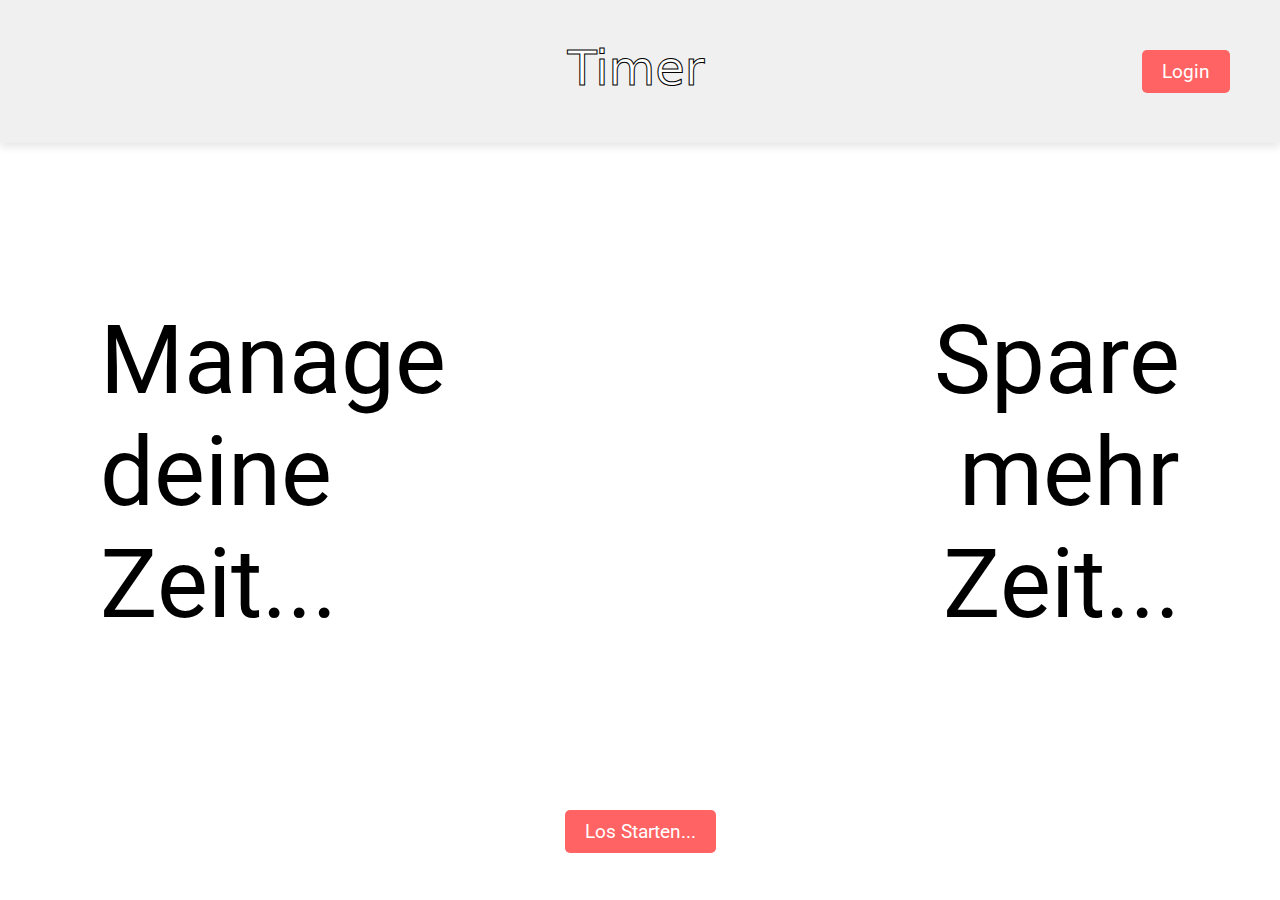
<file: index.html>
<!DOCTYPE html>
<html lang="en">
  <head>
    <meta charset="UTF-8" />
    <meta name="viewport" content="width=device-width, initial-scale=1.0" />
    <link rel="preconnect" href="https://fonts.googleapis.com" />
    <link rel="preconnect" href="https://fonts.gstatic.com" crossorigin />
    <link
      href="https://fonts.googleapis.com/css2?family=Irish+Grover&family=Roboto:ital,wght@0,100..900;1,100..900&display=swap"
      rel="stylesheet"
    />
    <link rel="stylesheet" href="./landing_page.css" />
    <title>Timer</title>
  </head>
  <body>
    <header class="header">
      <div class="blankbox"></div>
      <h1 class="logo">Timer</h1>
      <a class="login-button" href="/login_page.html">Login</a>
    </header>
    <main class="main">
      <div class="main-context">
        <p class="text1">Manage <br />deine <br />Zeit...</p>
        <p class="text2">Spare <br />mehr <br />Zeit...</p>
      </div>
      <a class="login-button" href="/registration_page.html"
        >Los Starten...</a
      >
    </main>
  </body>
</html>
</file>
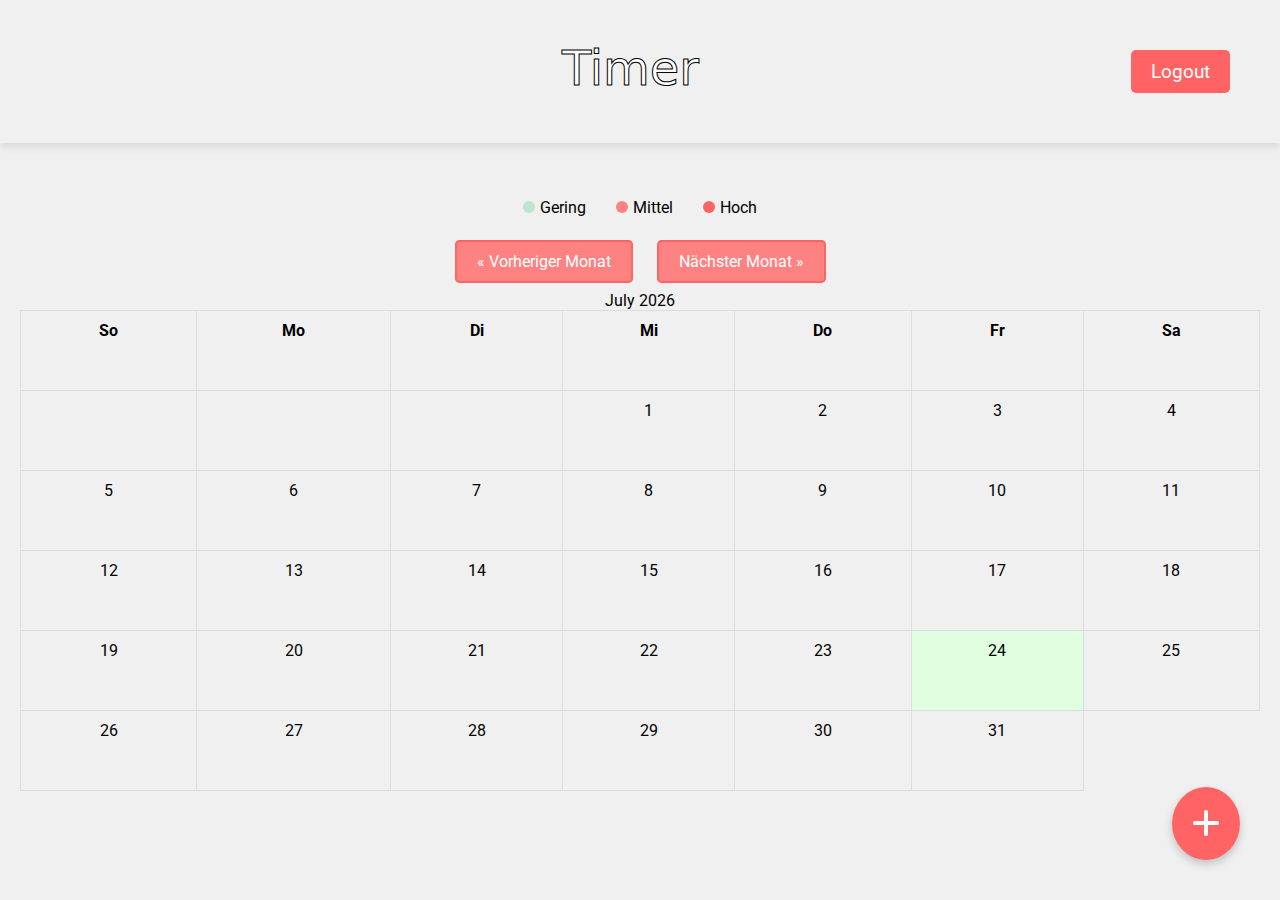
<file: dashboard.html>
<!DOCTYPE html>
<html lang="en">
  <head>
    <meta charset="UTF-8" />
    <meta name="viewport" content="width=device-width, initial-scale=1.0" />
    <title>Kalender</title>
    <link
      rel="stylesheet"
      href="https://cdnjs.cloudflare.com/ajax/libs/font-awesome/6.7.2/css/all.min.css"
      integrity="sha512-Evv84Mr4kqVGRNSgIGL/F/aIDqQb7xQ2vcrdIwxfjThSH8CSR7PBEakCr51Ck+w+/U6swU2Im1vVX0SVk9ABhg=="
      crossorigin="anonymous"
      referrerpolicy="no-referrer"
    />
    <link
      href="https://fonts.googleapis.com/css2?family=Irish+Grover&family=Roboto:ital,wght@0,100..900;1,100..900&display=swap"
      rel="stylesheet"
    />
    <link rel="stylesheet" href="/dashboard.css" />
  </head>

  <body>
    <header class="header">
      <div class="blankbox"></div>
      <h1 class="logo">Timer</h1>
      <a class="login-button" href="/index.html">Logout</a>
    </header>
    <main class="main">
      <div class="groups">
        <ul id="group-list"></ul>
      </div>

      <div class="nav-buttons">
        <a href="#" id="prev-month">&laquo; Vorheriger Monat</a>
        <a href="#" id="next-month">Nächster Monat &raquo;</a>
      </div>
    </main>
    <div class="container-table" id="calendar"></div>
    <!-- Add Button and Popup -->
    <button type="button" class="add-button" id="open-modal">
      <i class="fa-solid fa-plus"></i>
    </button>

    <div id="modal" class="modal">
      <div class="modal-content">
        <span class="close" id="close-modal">&times;</span>
        <h3>Neue Notiz</h3>
        <form id="note-form">
          <label>Datum</label>
          <input type="date" name="date" required />
          <label>Notiz</label>
          <textarea name="note" required></textarea>
          <label> Priorität</label>
          <select name="priority" required>
            <option value="1">Gering</option>
            <option value="2">Mittel</option>
            <option value="3">Hoch</option>
          </select>
          <button type="submit">Hinzufügen</button>
        </form>
      </div>
    </div>

    <!-- Add Button and Popup End -->
    <!-- Scripts -->
    <!-- create Calender -->
    <script>
      const groups = [
        { id: 1, groupName: "Gering", color: "#BEE4D0" },
        { id: 2, groupName: "Mittel", color: "#FF8282" },
        { id: 3, groupName: "Hoch", color: "#FF6363" },
      ];

      const notes = [
        { note_date: "2025-04-15", note_text: "Ausflug", groupID: 2 },
        { note_date: "2025-04-18", note_text: "Geburtstag", groupID: 1 },
      ];

      const groupList = document.getElementById("group-list");
      groups.forEach((group) => {
        const li = document.createElement("li");
        li.innerHTML = `<div class='round' style='background-color: ${group.color};'></div>${group.groupName}`;
        groupList.appendChild(li);
      });

      const calendarContainer = document.getElementById("calendar");

      let currentDate = new Date();
      let currentMonth = currentDate.getMonth() + 1;
      let currentYear = currentDate.getFullYear();

      function drawCalendar(month, year) {
        const daysOfWeek = ["So", "Mo", "Di", "Mi", "Do", "Fr", "Sa"];
        const firstDay = new Date(year, month - 1, 1);
        const totalDays = new Date(year, month, 0).getDate();
        const startDay = firstDay.getDay();

        let calendar = `<table><caption>${firstDay.toLocaleString("default", {
          month: "long",
        })} ${year}</caption><tr>`;
        daysOfWeek.forEach((day) => {
          calendar += `<th>${day}</th>`;
        });
        calendar += `</tr><tr>`;

        for (let i = 0; i < startDay; i++) {
          calendar += `<td></td>`;
        }

        const today = new Date().toISOString().split("T")[0];

        for (let day = 1; day <= totalDays; day++) {
          const dateStr = `${year}-${String(month).padStart(2, "0")}-${String(
            day
          ).padStart(2, "0")}`;
          const note = notes.find((n) => n.note_date === dateStr);
          let noteText = "";
          let roundDot = "";

          if (note) {
            noteText = `<div class="note">${note.note_text}</div>`;
            const group = groups.find((g) => g.id === note.groupID);
            roundDot = `<div class="round" style="background-color: ${group.color};"></div>`;
          }

          const isToday = dateStr === today;
          calendar += `<td class="${
            isToday ? "today" : ""
          }">${day}<br>${noteText}${roundDot}</td>`;

          if ((startDay + day) % 7 === 0) {
            calendar += `</tr><tr>`;
          }
        }

        calendar += `</tr></table>`;
        calendarContainer.innerHTML = calendar;
      }

      document
        .getElementById("prev-month")
        .addEventListener("click", function (e) {
          e.preventDefault();
          currentMonth--;
          if (currentMonth === 0) {
            currentMonth = 12;
            currentYear--;
          }
          drawCalendar(currentMonth, currentYear);
        });

      document
        .getElementById("next-month")
        .addEventListener("click", function (e) {
          e.preventDefault();
          currentMonth++;
          if (currentMonth === 13) {
            currentMonth = 1;
            currentYear++;
          }
          drawCalendar(currentMonth, currentYear);
        });

      drawCalendar(currentMonth, currentYear);
    </script>
    <!-- open Note popup and add note-->
    <script>
      const modal = document.getElementById("modal");
      const openBtn = document.getElementById("open-modal");
      const closeBtn = document.getElementById("close-modal");
      const form = document.getElementById("note-form");

      // Modal open
      openBtn.onclick = () => (modal.style.display = "flex");

      // Modal close
      closeBtn.onclick = () => (modal.style.display = "none");

      window.onclick = (e) => {
        if (e.target === modal) modal.style.display = "none";
      };

      // when the form is submitted, send the data to the server
      form.addEventListener("submit", async (e) => {
        e.preventDefault();

        const date = form.date.value;
        const note = form.note.value;
        const priority = form.priority.value;

        const data = {
          note_date: date,
          note_text: note,
          priority: priority,
        };

        try {
          const response = await fetch("http://localhost:8000/api/notes/", {
            method: "POST",
            headers: {
              "Content-Type": "application/json",
            },
            body: JSON.stringify(data),
          });

          if (response.ok) {
            alert("Not başarıyla gönderildi!");
            modal.style.display = "none";
            form.reset();
          } else {
            const err = await response.json();
            alert("Hata oluştu: " + JSON.stringify(err));
          }
        } catch (err) {
          console.error(err);
          alert("Sunucuya bağlanılamadı.");
        }
      });
    </script>
  </body>
</html>
</file>
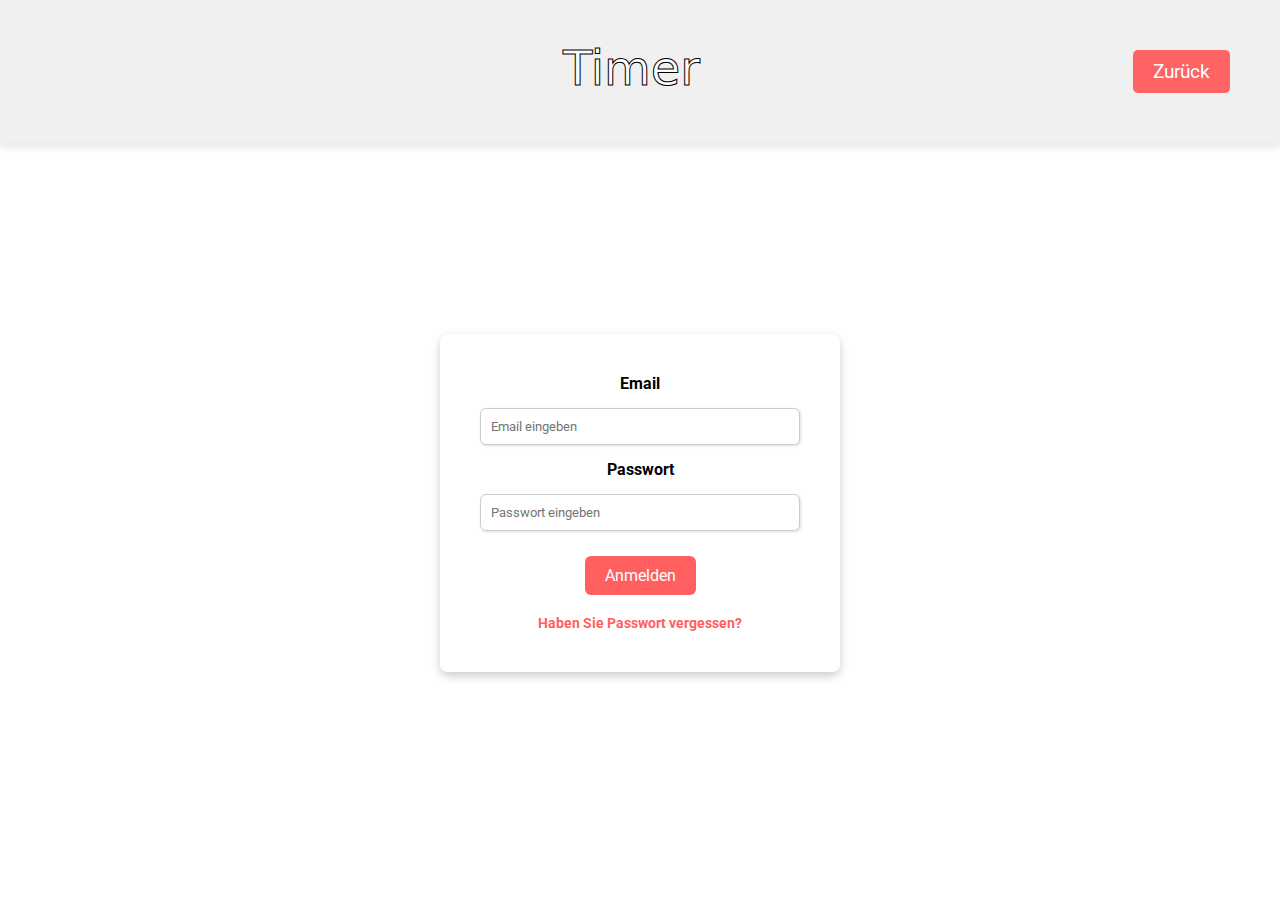
<file: login_page.html>
<!DOCTYPE html>
<html lang="en">
  <head>
    <meta charset="UTF-8" />
    <meta name="viewport" content="width=device-width, initial-scale=1.0" />
    <link rel="preconnect" href="https://fonts.googleapis.com" />
    <link rel="preconnect" href="https://fonts.gstatic.com" crossorigin />
    <link
      href="https://fonts.googleapis.com/css2?family=Irish+Grover&family=Roboto:ital,wght@0,100..900;1,100..900&display=swap"
      rel="stylesheet"
    />

    <link rel="stylesheet" href="./login_page.css" />
    <title>Timer - Login</title>
  </head>
  <body>
    <header class="header">
      <div class="blankbox"></div>
      <h1 class="logo">Timer</h1>
      <a class="login-button" href="/index.html">Zurück</a>
    </header>
    <main class="main">
      <div class="login-box">
        <form class="login-form">
          <label for="email">Email</label>
          <input
            type="email"
            id="email"
            placeholder="Email eingeben"
            required
          />

          <label for="password">Passwort</label>
          <input
            type="password"
            id="password"
            placeholder="Passwort eingeben"
            required
          />
        </form>
        <button
          class="login-button"
          onclick="{window.location.href='dashboard.html'}"
        >
          Anmelden
        </button>

        <a href="#">Haben Sie Passwort vergessen?</a>
      </div>
    </main>
  </body>
</html>
</file>
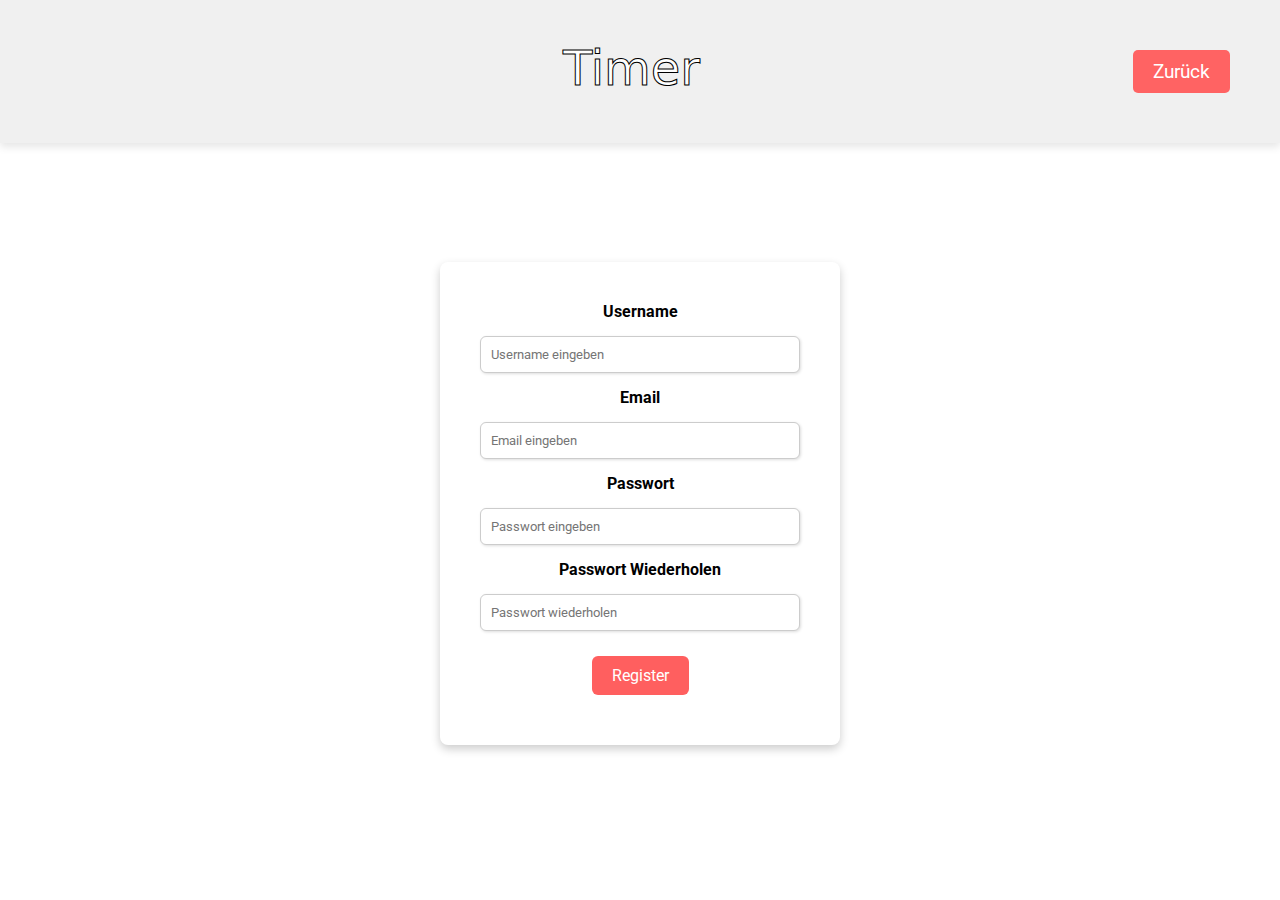
<file: registration_page.html>
<!DOCTYPE html>
<html lang="en">
  <head>
    <meta charset="UTF-8" />
    <meta name="viewport" content="width=device-width, initial-scale=1.0" />
    <link rel="preconnect" href="https://fonts.googleapis.com" />
    <link rel="preconnect" href="https://fonts.gstatic.com" crossorigin />
    <link
      href="https://fonts.googleapis.com/css2?family=Irish+Grover&family=Roboto:ital,wght@0,100..900;1,100..900&display=swap"
      rel="stylesheet"
    />

    <link rel="stylesheet" href="./login_page.css" />
    <title>Timer - Login</title>
  </head>
  <body>
    <header class="header">
      <div class="blankbox"></div>
      <h1 class="logo">Timer</h1>
      <a class="login-button" href="/index.html">Zurück</a>
    </header>
    <main class="main">
      <div class="login-box">
        <form class="register-form">
          <label for="username">Username</label>
          <input
            type="username"
            id="username"
            placeholder="Username eingeben"
            required
          />

          <label for="email">Email</label>
          <input
            type="email"
            id="email"
            placeholder="Email eingeben"
            required
          />

          <label for="password">Passwort</label>
          <input
            type="password"
            id="password"
            placeholder="Passwort eingeben"
            required
          />

          <label for="password">Passwort Wiederholen</label>
          <input
            type="password"
            id="password"
            placeholder="Passwort wiederholen"
            required
          />

          <button class="login-button">Register</button>
        </form>
      </div>
    </main>
  </body>
</html>
</file>
<file: landing_page.css>
* {
  margin: 0;
  padding: 0;
  box-sizing: border-box;
  font-family: "Roboto", system-ui;
}
body {
  background-image: url("https://images.pexels.com/photos/1037993/pexels-photo-1037993.jpeg");
  background-size: cover;
}

.header {
  background-color: #f0f0f0;
  color: white;
  text-align: center;
  padding: 40px;
  box-shadow: 0 4px 8px rgba(0, 0, 0, 0.1);
  display: flex;
  justify-content: space-between;
  flex-direction: row;
}

.blankbox {
  width: 100px;
  height: auto;
}

.logo {
  font-family: "Irish Grover", system-ui;
  font-weight: 400;
  font-style: normal;
  font-size: 3rem;
  height: auto;
  -webkit-text-stroke: 1px black;
}

.login-button {
  background-color: #ff6363;
  color: white;
  padding: 10px 20px 10px 20px;
  margin: 10px;
  border: none;
  border-radius: 5px;
  cursor: pointer;
  font-size: 1.2rem;
  text-decoration: none;
}

.login-button:hover {
  background-color: #ff8282;
  scale: 1.05;
  transition: 0.3s;
}
/*          MAIN          */

.main {
  width: 100%;
  height: 80vh;
  display: flex;
  justify-content: center;
  flex-direction: column;
  align-items: center;
  font-size: 6rem;
}

.main-context {
  width: 100%;
  height: 100%;
  display: flex;
  justify-content: space-between;
  align-items: center;
  text-align: center;
  flex-direction: row;
}
.text1 {
  margin-left: 100px;
  text-align: left;
}
.text2 {
  margin-right: 100px;
  text-align: right;
}
</file>
<file: dashboard.css>
* {
  margin: 0;
  padding: 0;
  box-sizing: border-box;
  font-family: "Roboto", system-ui;
}
body {
  background-color: #f0f0f0;
}

.header {
  background-color: #f0f0f0;
  color: white;
  text-align: center;
  padding: 40px;
  box-shadow: 0 4px 8px rgba(0, 0, 0, 0.1);
  display: flex;
  justify-content: space-between;
  flex-direction: row;
}

.blankbox {
  width: 100px;
  height: auto;
}

.logo {
  font-family: "Irish Grover", system-ui;
  font-weight: 400;
  font-style: normal;
  font-size: 3rem;
  height: auto;
  -webkit-text-stroke: 1px black;
}

.login-button {
  background-color: #ff6363;
  color: white;
  padding: 10px 20px 10px 20px;
  margin: 10px;
  border: none;
  border-radius: 5px;
  cursor: pointer;
  font-size: 1.2rem;
  text-decoration: none;
}

.login-button:hover {
  background-color: #ff8282;
  scale: 1.05;
  transition: 0.3s;
}

/*    MAIN    */

.main {
  margin-top: 20px;
  width: 100%;
  display: flex;
  justify-content: center;
  align-items: center;
  flex-direction: column;
}
.round {
  display: inline-block;
  width: 12px;
  height: 12px;
  border-radius: 50%;
  margin-right: 5px;
}
/*      TABLE      */
.container-table {
  margin: 20px;
}

table {
  width: 100%;
  border-collapse: collapse;
}

th,
td {
  border: 1px solid #ddd;
  text-align: center;
  padding: 10px;
  height: 80px;
  vertical-align: top;
}

.note {
  font-size: 12px;
  color: #333;
  margin-top: 5px;
}

.today {
  background-color: #e0ffe0;
}

.nav-buttons a {
  margin: 0 10px;
  padding: 10px 20px;
  background-color: #ff8282;
  text-decoration: none;
  border: #ff6363 solid 2px;
  color: white;
  border-radius: 5px;
}

.nav-buttons a:hover {
  background-color: #ff6363;
  border: #ff8282 solid 2px;
  scale: 1.05;
}

.groups {
  display: flex;
  flex-direction: row;
  margin: 20px;
}
#group-list {
  display: flex;
  flex-direction: row;
}
#group-list li {
  list-style: none;
  padding: 10px;
  margin: 5px;
  background-color: #f0f0f0;
  border-radius: 5px;
  cursor: pointer;
  transition: background-color 0.3s ease;
}

/*  ADD Button    */

.add-button {
  position: fixed;
  bottom: 30px;
  right: 30px;
  background-color: #ff6363;
  color: white;
  padding: 20px;
  margin: 10px;
  border: none;
  border-radius: 100%;
  cursor: pointer;
  font-size: 1.2rem;
  text-decoration: none;
  box-shadow: 0 4px 8px rgba(0, 0, 0, 0.2);
}

.add-button:hover {
  background-color: #ff8282;
  scale: 1.05;
  transition: 0.3s;
}
.add-button i {
  font-size: 2rem;
  color: white;
  margin: 0;
  padding: 0;
}

.modal {
  display: none;
  position: fixed;
  z-index: 1;
  left: 0;
  top: 0;
  width: 100%;
  height: 100%;
  background-color: rgba(0, 0, 0, 0.5);
}

/* Modal kutusu */
.modal-content {
  flex-direction: column;
  align-items: center;
  justify-items: center;
  background-color: #fefefe;
  margin: 10% auto;
  padding: 20px;
  border-radius: 8px;
  width: 400px;
  box-shadow: 0 0 10px rgba(0, 0, 0, 0.3);
}

.modal-content h3 {
  margin-bottom: 20px;
  font-size: 1.5rem;
  color: #333;
}

#note-form {
  width: 80%;
  display: flex;
  flex-direction: column;
  align-items: center;
  justify-content: center;
}

label {
  margin-bottom: 5px;
  font-weight: bold;
}

input,
textarea,
select {
  width: 100%;
  padding: 8px;
  margin-top: 10px;
  margin-bottom: 15px;
  border: 2px solid #ccc;
  border-radius: 4px;
}

textarea {
  resize: none;
  height: 120px;
}

button {
  background-color: #ff6363;
  color: white;
  padding: 10px 20px 10px 20px;
  margin: 10px;
  border: none;
  border-radius: 5px;
  cursor: pointer;
  font-size: 1.2rem;
  text-decoration: none;
}

.close {
  float: right;
  font-size: 22px;
  cursor: pointer;
  margin-bottom: 20px;
}
</file>
<file: login_page.css>
* {
  margin: 0;
  padding: 0;
  box-sizing: border-box;
  font-family: "Roboto", system-ui;
}
body {
  background-image: url("https://images.pexels.com/photos/1037993/pexels-photo-1037993.jpeg");
  background-size: cover;
  background-repeat: no-repeat;
}

.header {
  background-color: #f0f0f0;
  color: white;
  text-align: center;
  padding: 40px;
  box-shadow: 0 4px 8px rgba(0, 0, 0, 0.1);
  display: flex;
  justify-content: space-between;
  flex-direction: row;
}

.blankbox {
  width: 100px;
  height: auto;
}

.logo {
  font-family: "Irish Grover", system-ui;
  font-weight: 400;
  font-style: normal;
  font-size: 3rem;
  height: auto;
  -webkit-text-stroke: 1px black;
}

.login-button {
  background-color: #ff6363;
  color: white;
  padding: 10px 20px 10px 20px;
  margin: 10px;
  border: none;
  border-radius: 5px;
  cursor: pointer;
  font-size: 1.2rem;
  text-decoration: none;
}

.login-button:hover {
  background-color: #ff8282;
  scale: 1.05;
  transition: 0.3s;
}

/*          MAIN          */

.main {
  width: 100%;
  height: 80vh;
  display: flex;
  justify-content: center;
  align-items: center;
}

.login-box {
  width: 400px;
  background: white;
  padding: 40px;
  border-radius: 8px;
  box-shadow: 0 4px 10px rgba(0, 0, 0, 0.2);
  text-align: center;
  font-weight: bold;
  margin: 0 auto;
}

.login-box input[type="email"],
.login-box input[type="password"],
.login-box input[type="username"] {
  display: block;
  width: 100%;
  padding: 10px;
  margin: 15px 0;
  border: 1px solid #ccc;
  border-radius: 6px;
  box-shadow: 1px 1px 3px #ddd;
}

.login-box button {
  background-color: #ff5f5f;
  color: white;
  border: none;
  padding: 10px 20px;
  border-radius: 6px;
  cursor: pointer;
  font-size: 1em;
}

.login-box a {
  display: block;
  margin-top: 10px;
  color: #ff5f5f;
  text-decoration: none;
  font-size: 0.9em;
}
</file>
